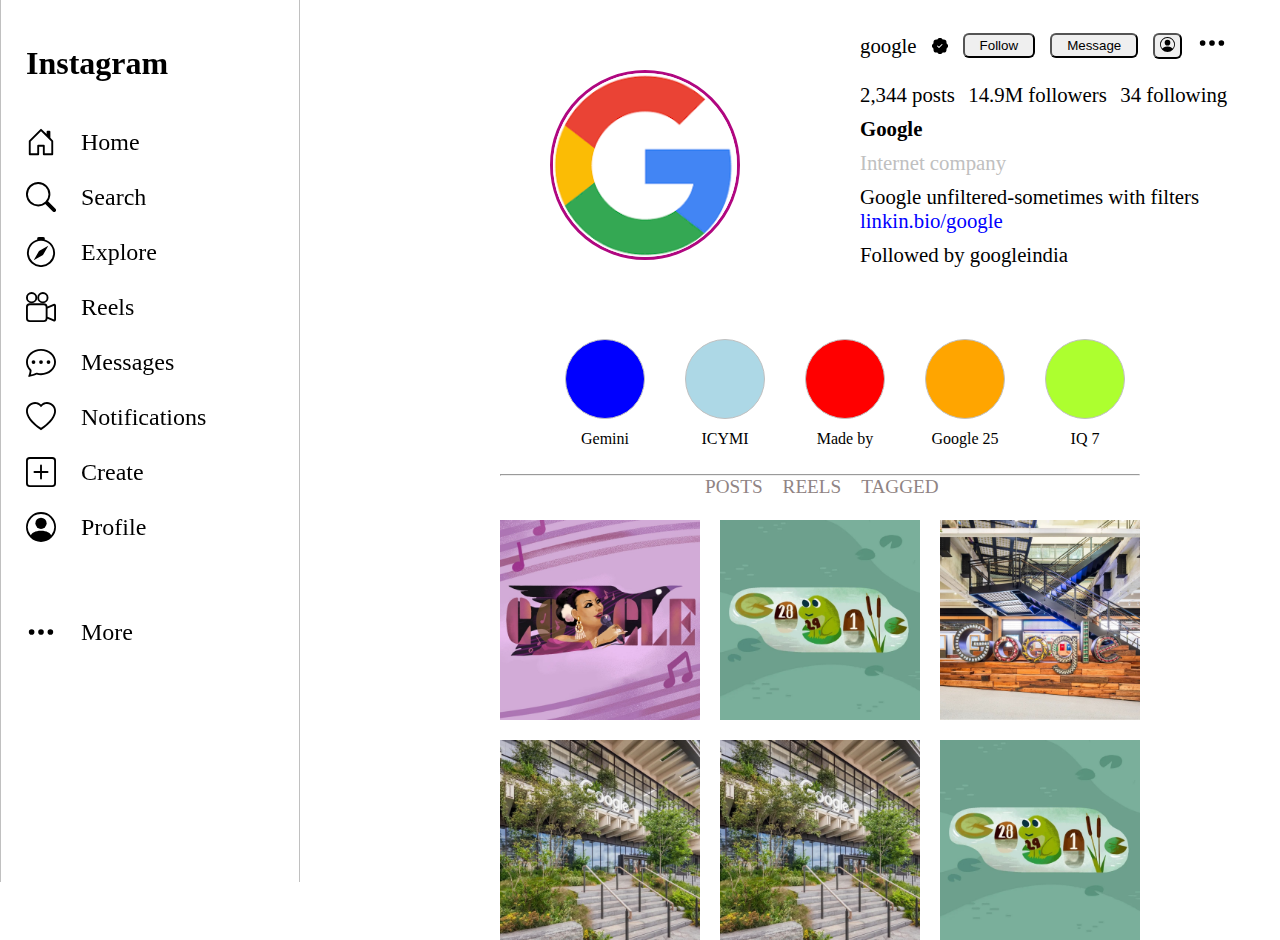
<file: search.html>
<!DOCTYPE html>
<html lang="en">
<head>
    <meta charset="UTF-8">
    <meta name="viewport" content="width=device-width, initial-scale=1.0">
    <title>Document</title>
    <link rel="stylesheet" href="searchstyle.css">
</head>
<body>
    <div class="navbar">
        <h1 class="title">Instagram</h1>
        <div class="sidebar">
            <div class="Home">
                <a href="another_page.html">
        <svg xmlns="http://www.w3.org/2000/svg" width="30" height="30" fill="currentColor" class="bi bi-house-door" viewBox="0 0 16 16">
            <path d="M8.354 1.146a.5.5 0 0 0-.708 0l-6 6A.5.5 0 0 0 1.5 7.5v7a.5.5 0 0 0 .5.5h4.5a.5.5 0 0 0 .5-.5v-4h2v4a.5.5 0 0 0 .5.5H14a.5.5 0 0 0 .5-.5v-7a.5.5 0 0 0-.146-.354L13 5.793V2.5a.5.5 0 0 0-.5-.5h-1a.5.5 0 0 0-.5.5v1.293zM2.5 14V7.707l5.5-5.5 5.5 5.5V14H10v-4a.5.5 0 0 0-.5-.5h-3a.5.5 0 0 0-.5.5v4z"/>
          </svg>
        <p>Home</p>
        </a>
        </div>
        <div class="Search">
            <a href="search.html">
        <svg xmlns="http://www.w3.org/2000/svg" width="30" height="30" fill="currentColor" class="bi bi-search" viewBox="0 0 16 16">
            <path d="M11.742 10.344a6.5 6.5 0 1 0-1.397 1.398h-.001q.044.06.098.115l3.85 3.85a1 1 0 0 0 1.415-1.414l-3.85-3.85a1 1 0 0 0-.115-.1zM12 6.5a5.5 5.5 0 1 1-11 0 5.5 5.5 0 0 1 11 0"/>
          </svg>
        <p>Search</p>
            </a>
        </div>
        <div class="Explore">
            <a href="another_page.html">
        <svg xmlns="http://www.w3.org/2000/svg" width="30" height="30" fill="currentColor" class="bi bi-compass" viewBox="0 0 16 16">
            <path d="M8 16.016a7.5 7.5 0 0 0 1.962-14.74A1 1 0 0 0 9 0H7a1 1 0 0 0-.962 1.276A7.5 7.5 0 0 0 8 16.016m6.5-7.5a6.5 6.5 0 1 1-13 0 6.5 6.5 0 0 1 13 0"/>
            <path d="m6.94 7.44 4.95-2.83-2.83 4.95-4.949 2.83 2.828-4.95z"/>
          </svg>
        <p>Explore</p>
        </a>
        </div>
        <div class="Reels">
            <a href="another_page.html">
        <svg xmlns="http://www.w3.org/2000/svg" width="30" height="30" fill="currentColor" class="bi bi-camera-reels" viewBox="0 0 16 16">
            <path d="M6 3a3 3 0 1 1-6 0 3 3 0 0 1 6 0M1 3a2 2 0 1 0 4 0 2 2 0 0 0-4 0"/>
            <path d="M9 6h.5a2 2 0 0 1 1.983 1.738l3.11-1.382A1 1 0 0 1 16 7.269v7.462a1 1 0 0 1-1.406.913l-3.111-1.382A2 2 0 0 1 9.5 16H2a2 2 0 0 1-2-2V8a2 2 0 0 1 2-2zm6 8.73V7.27l-3.5 1.555v4.35zM1 8v6a1 1 0 0 0 1 1h7.5a1 1 0 0 0 1-1V8a1 1 0 0 0-1-1H2a1 1 0 0 0-1 1"/>
            <path d="M9 6a3 3 0 1 0 0-6 3 3 0 0 0 0 6M7 3a2 2 0 1 1 4 0 2 2 0 0 1-4 0"/>
          </svg>
        <p>Reels</p>
        </a>
        </div>
      <div class="Messages">
        <a href="another_page.html">
        <svg xmlns="http://www.w3.org/2000/svg" width="30" height="30" fill="currentColor" class="bi bi-chat-dots" viewBox="0 0 16 16">
            <path d="M5 8a1 1 0 1 1-2 0 1 1 0 0 1 2 0m4 0a1 1 0 1 1-2 0 1 1 0 0 1 2 0m3 1a1 1 0 1 0 0-2 1 1 0 0 0 0 2"/>
            <path d="m2.165 15.803.02-.004c1.83-.363 2.948-.842 3.468-1.105A9 9 0 0 0 8 15c4.418 0 8-3.134 8-7s-3.582-7-8-7-8 3.134-8 7c0 1.76.743 3.37 1.97 4.6a10.4 10.4 0 0 1-.524 2.318l-.003.011a11 11 0 0 1-.244.637c-.079.186.074.394.273.362a22 22 0 0 0 .693-.125m.8-3.108a1 1 0 0 0-.287-.801C1.618 10.83 1 9.468 1 8c0-3.192 3.004-6 7-6s7 2.808 7 6-3.004 6-7 6a8 8 0 0 1-2.088-.272 1 1 0 0 0-.711.074c-.387.196-1.24.57-2.634.893a11 11 0 0 0 .398-2"/>
          </svg>
          <p>Messages</p>
          </a>
          </div>
          <div class="Notifications">
            <a href="another_page.html">
          <svg xmlns="http://www.w3.org/2000/svg" width="30" height="30" fill="currentColor" class="bi bi-heart" viewBox="0 0 16 16">
            <path d="m8 2.748-.717-.737C5.6.281 2.514.878 1.4 3.053c-.523 1.023-.641 2.5.314 4.385.92 1.815 2.834 3.989 6.286 6.357 3.452-2.368 5.365-4.542 6.286-6.357.955-1.886.838-3.362.314-4.385C13.486.878 10.4.28 8.717 2.01zM8 15C-7.333 4.868 3.279-3.04 7.824 1.143q.09.083.176.171a3 3 0 0 1 .176-.17C12.72-3.042 23.333 4.867 8 15"/>
          </svg>
        <p>Notifications</p>
        </a>
        </div>
        <div class="Create">
            <a href="another_page.html">
        <svg xmlns="http://www.w3.org/2000/svg" width="30" height="30" fill="currentColor" class="bi bi-plus-square" viewBox="0 0 16 16">
            <path d="M14 1a1 1 0 0 1 1 1v12a1 1 0 0 1-1 1H2a1 1 0 0 1-1-1V2a1 1 0 0 1 1-1zM2 0a2 2 0 0 0-2 2v12a2 2 0 0 0 2 2h12a2 2 0 0 0 2-2V2a2 2 0 0 0-2-2z"/>
            <path d="M8 4a.5.5 0 0 1 .5.5v3h3a.5.5 0 0 1 0 1h-3v3a.5.5 0 0 1-1 0v-3h-3a.5.5 0 0 1 0-1h3v-3A.5.5 0 0 1 8 4"/>
          </svg>
          <p>Create</p>
          </a>
          </div>
          <div class="Profile">
            <a href="another_page.html">
          <svg xmlns="http://www.w3.org/2000/svg" width="30" height="30" fill="currentColor" class="bi bi-person-circle" viewBox="0 0 16 16">
            <path d="M11 6a3 3 0 1 1-6 0 3 3 0 0 1 6 0"/>
            <path fill-rule="evenodd" d="M0 8a8 8 0 1 1 16 0A8 8 0 0 1 0 8m8-7a7 7 0 0 0-5.468 11.37C3.242 11.226 4.805 10 8 10s4.757 1.225 5.468 2.37A7 7 0 0 0 8 1"/>
          </svg>
          <p>Profile</p>
          </a>
          </div>
          <div class="More">
            <a href="another_page.html">
          <svg xmlns="http://www.w3.org/2000/svg" width="30" height="30" fill="currentColor" class="bi bi-three-dots" viewBox="0 0 16 16">
            <path d="M3 9.5a1.5 1.5 0 1 1 0-3 1.5 1.5 0 0 1 0 3m5 0a1.5 1.5 0 1 1 0-3 1.5 1.5 0 0 1 0 3m5 0a1.5 1.5 0 1 1 0-3 1.5 1.5 0 0 1 0 3"/>
          </svg>
          <p>More</p>
          </a>
          </div>
          </div>     
          </div>
          <div class="search-page">
              <div class="GooglePro">
                <div class="top">
                    <div class="to-img">
                    <img src="./assests/google.png" alt="google" class="search-img"/>
                    </div>
                    <div class="top-info">
                     <div class="btn">
                        <p>google</p>
                        <svg xmlns="http://www.w3.org/2000/svg" width="16" height="16" fill="currentColor" class="bi bi-patch-check-fill" viewBox="0 0 16 16">
                            <path d="M10.067.87a2.89 2.89 0 0 0-4.134 0l-.622.638-.89-.011a2.89 2.89 0 0 0-2.924 2.924l.01.89-.636.622a2.89 2.89 0 0 0 0 4.134l.637.622-.011.89a2.89 2.89 0 0 0 2.924 2.924l.89-.01.622.636a2.89 2.89 0 0 0 4.134 0l.622-.637.89.011a2.89 2.89 0 0 0 2.924-2.924l-.01-.89.636-.622a2.89 2.89 0 0 0 0-4.134l-.637-.622.011-.89a2.89 2.89 0 0 0-2.924-2.924l-.89.01zm.287 5.984-3 3a.5.5 0 0 1-.708 0l-1.5-1.5a.5.5 0 1 1 .708-.708L7 8.793l2.646-2.647a.5.5 0 0 1 .708.708"/>
                          </svg>
                <button>Follow</button>
                <button>Message</button>
                <button class="pro-btn">
                    <span>
                    <svg xmlns="http://www.w3.org/2000/svg" width="15" height="15" fill="currentColor" class="bi bi-person-circle" viewBox="0 0 16 16">
                        <path d="M11 6a3 3 0 1 1-6 0 3 3 0 0 1 6 0"/>
                        <path fill-rule="evenodd" d="M0 8a8 8 0 1 1 16 0A8 8 0 0 1 0 8m8-7a7 7 0 0 0-5.468 11.37C3.242 11.226 4.805 10 8 10s4.757 1.225 5.468 2.37A7 7 0 0 0 8 1"/>
                      </svg>
                      </span>
                </button>
                <a href="more.html" class="search-more">
                    <svg xmlns="http://www.w3.org/2000/svg" width="30" height="30" fill="currentColor" class="bi bi-three-dots" viewBox="0 0 16 16">
                        <path d="M3 9.5a1.5 1.5 0 1 1 0-3 1.5 1.5 0 0 1 0 3m5 0a1.5 1.5 0 1 1 0-3 1.5 1.5 0 0 1 0 3m5 0a1.5 1.5 0 1 1 0-3 1.5 1.5 0 0 1 0 3"/>
                      </svg>
                </a>
                     </div>
                <div class="followers">
                    <p>2,344 posts</p>
                    <p>14.9M followers</p>
                    <p>34 following</p>
                </div>
                <p style="font-weight: bolder;">Google</p>
                <p style="margin:10px 0px; color:silver">Internet company</p>
                <p>Google unfiltered-sometimes with filters</p>
                <a href="google.com" style="color:blue">linkin.bio/google</a>
                <p style="margin-top:-15px">Followed by googleindia</p>
               </div>
               </div>
               <div class="medium">
                  <div class="first" style="background-color: blue;">
                    <p>Gemini</p>
                  </div>
                  <div class="second" style="background-color: lightblue;">
                    <p>ICYMI</p>
                  </div>
                  <div class="third" style="background-color: red;">
                    <p>Made by</p>
                  </div>
                  <div class="fourth" style="background-color: orange;">
                    <p>Google 25</p>
                  </div>
                  <div class="fifth" style="background-color: greenyellow;">
                    <p>IQ 7</p>
                  </div>
               </div>
              </div>
              <hr>
              <div class="bottom">
                <div class="bar">
                    <p>POSTS</p>
                    <p>REELS</p>
                    <p>TAGGED</p>
                </div>
              </div>
              <div class="posts">
                <div class="post">
                  <img src="./assests/Gpost1.jpg" alt="Gpost1" class="post-img"/>
                  <img src="./assests/Gpost2.jpg" alt="Gpost2" class="post-img"/>
                  <img src="./assests/Gpost3.jpg" alt="Gpost3" class="post-img"/>
                  <img src="./assests/Gpost5.jpg" alt="Gpost4" class="post-img"/>
                  <img src="./assests/Gpost5.jpg" alt="Gpost5" class="post-img"/>
                  <img src="./assests/Gpost2.jpg" alt="Gpost2" class="post-img"/>
                </div>
              </div>
          </div>
          
</body>
</html>
</file>
<file: searchstyle.css>
*{
    padding:0px;
    margin:0px;
    box-sizing: border-box;
}
.navbar{
    width:300px;
    border:1px solid silver;
    height:98vh;
    position: fixed;
    border-top: none;
    border-bottom: none;
}
.title{
    margin:45px 25px;
}
.sidebar{
width: 236px;
margin: 45px 25px;
font-size: 1.5em;
}
a{
    display: flex;
    align-items:center;
    gap:25px;
    padding: 0px 0px 25px 0px;
    text-decoration: none;
    color: black;
}
.More{
    display: flex;
    align-items:center;
    gap:25px;
    margin:50px 0px;
}
.search-page{
    position:absolute;
    left:300px;
    top:70px;
}
.GooglePro{
    margin-left: 250px;
    gap:4px;
}
.top{
    display: flex;
    /* align-items: center; */
}
.top-info{
    position: absolute;
    left:560px;
    top: -62px;
    font-size: 1.3em;
}
.search-img{
    border-radius: 50%;
    width:190px;
    height:190px;
    object-fit: cover;
    object-position: center;
    border:3px solid rgb(176, 7, 128);
}

.btn{
    display: flex;
    align-items:center;
    gap:15px;
}
.pro-btn{
   padding:2px 5px;
}
button{
    /* border:none; */
    padding:3px 15px;
    border-radius:6px;
}
.search-more{
    margin-top:20px;
}
.followers{
    display: flex;
    align-items: center;
    justify-content: space-between;
    margin-bottom: 10px;
}
.medium{
    display: flex;
    align-items: center;
    justify-content: space-evenly;
    margin: 75px 0px 0px;
    gap:25px;
}
.first,.second,.third,.fourth,.fifth{
    border:1px solid silver;
    border-radius: 50%;
    width: 80px;
    height: 80px;
}
.medium p{
    text-align: center;
    margin-top: 90px;
}
hr{
 margin-top:55px;
 width:640px;
 margin-left: 200px;
}
.bottom{
    position: absolute;
    left:300px;
    margin-left:105px
}
.bar{
   display: flex;
   align-items: center;
   gap: 20px;
    font-size: 1.2rem;
    color: #908484;
}
.posts{
    position: absolute;
    top: 450px;
    margin-left:200px;
}
.post{
    display: flex;
    gap:20px;
    flex-wrap: wrap;
}
.post-img{
    width:200px;
    height:200px;
}
</file>
